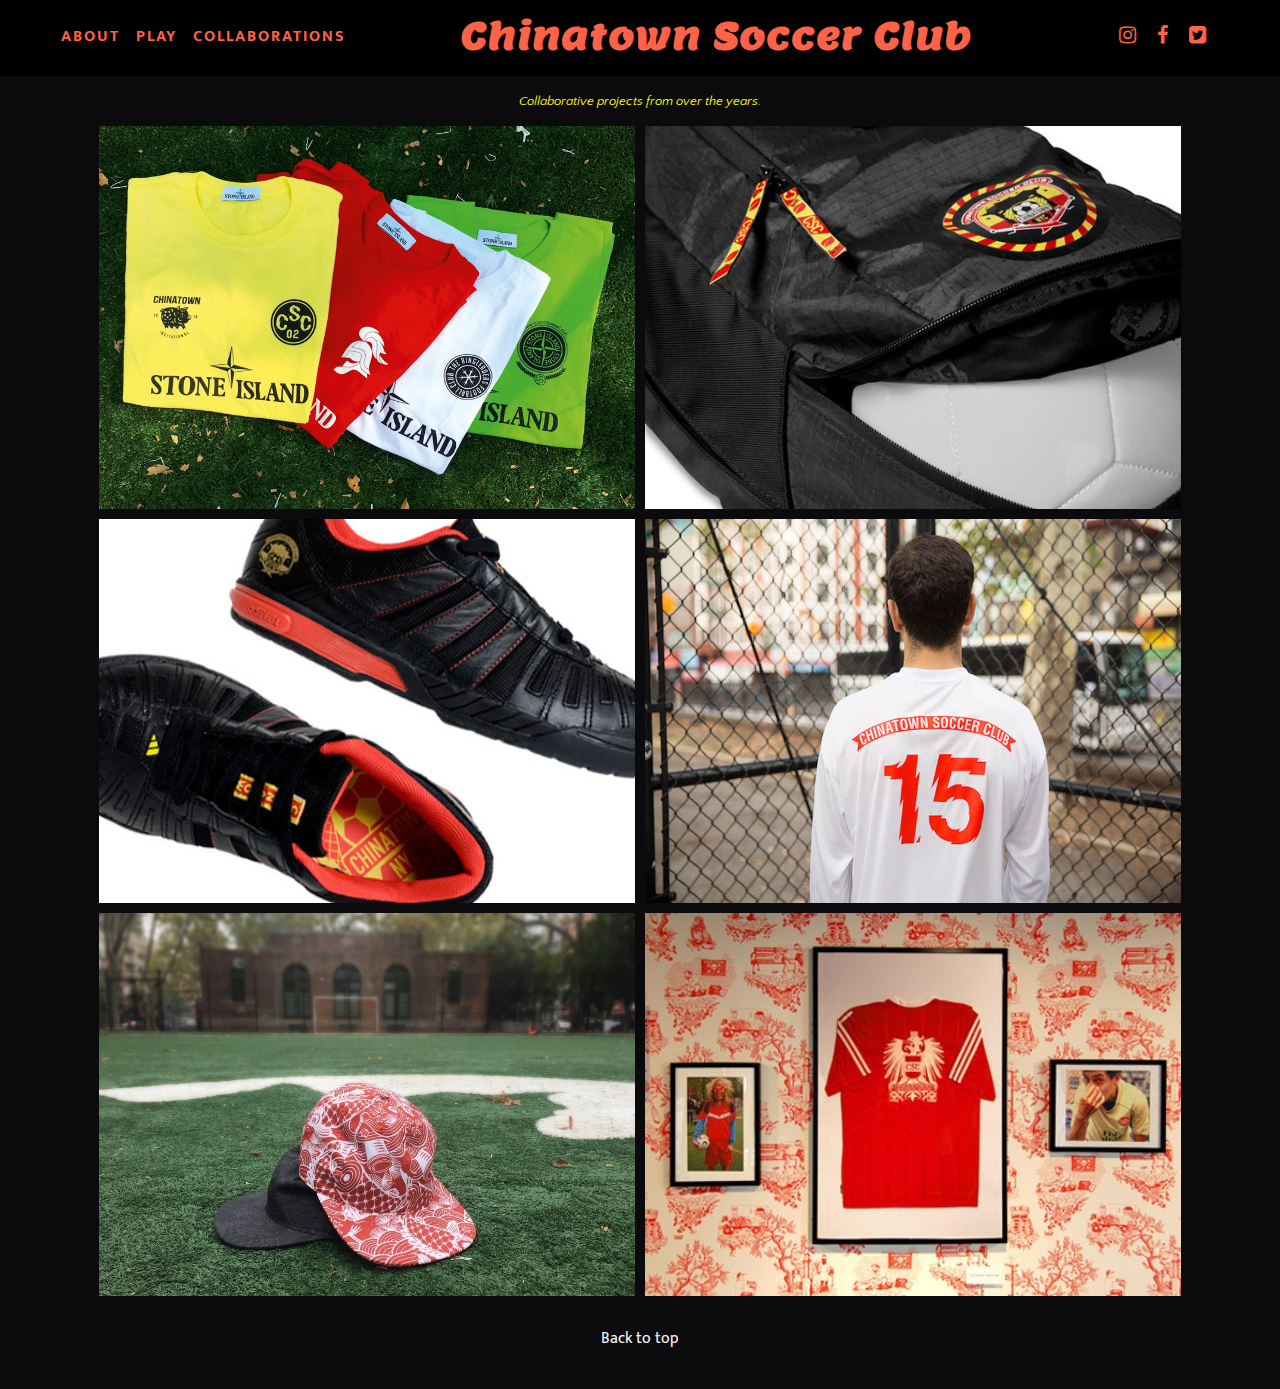
<file: collaborations.html>
<!DOCTYPE html>
<html lang="en">
<head>
    <meta charset="UTF-8">
    <meta name="viewport" content="width=device-width, initial-scale=1.0">
    <title>Collaborations</title>
    <link rel="stylesheet" href="css/styles.css">
    <link href="https://fonts.googleapis.com/css2?family=Quattrocento+Sans&display=swap" rel="stylesheet">
    <link href="https://fonts.googleapis.com/css2?family=Lemon&family=Mukta:wght@500&display=swap" rel="stylesheet">
    <link rel="stylesheet" href="https://cdnjs.cloudflare.com/ajax/libs/font-awesome/4.7.0/css/font-awesome.min.css">
</head>
<body>
    <nav class="top-container">
        <div class="menu">
         <ul class="nav-links">
          <li><a class="bar" href="about.html">ABOUT</a></li>
          <li><a class="bar" href="play.html">PLAY</a></li>
          <li><a class="bar" href="collaborations.html">COLLABORATIONS</a></li>
         </ul>
        </div>
        <div class="title">
          <a class="homebutton" href="index.html">
             <h1>Chinatown Soccer Club</h1>
          </a>
         </div>
         <div class="burger">
             <div class="line1"></div>
             <div class="line2"></div>
             <div class="line3"></div>
         </div>
         <div class="social-media">
          <ul class="nav-links1">
           <li><a class="bar1" href="https://www.instagram.com/cscnyc/?hl=en"><i class="fa fa-instagram"></i></a></li>
           <li><a class="bar1" href="https://www.facebook.com/chinatownsoccerclub/"><i class="fa fa-facebook"></i></a></li>
           <li><a class="bar1" href="https://twitter.com/cscnyc?lang=en"><i class="fa fa-twitter-square"></i></a></li>
          </ul>
         </div>
         </nav>
<br>
<a href="top"></a>
         <div class="top-text">
             <em><p id="p-collab">Collaborative projects from over the years.</p></em>
         </div>

         <div class="main-container">
             <div class="box1">
                 <a href="https://vimeo.com/180634692"><img class="img-grid" src="images/stoneisland.jpg" alt="stoneisland">
                <div class="overlay">
                    <h2>STONE ISLAND</h2>
                    <p>The Chinatown Invitational</p>
                </div>
                </a>
             </div>
             <div class="box2">
                 <a href="https://www.youtube.com/watch?v=pN4_BEsF-6w"><img class="img-grid" src="images/incase.jpg" alt="">
                 <div class="overlay">
                     <h2>INCASE</h2>
                     <p>15 Years of Chinatown Soccer Club</p>
                 </div>
                </a>
             </div>
             <div class="box3">
                 <a href="#"><img class="img-grid" src="images/adidas.jpg" alt="">
                    <div class="overlay">
                        <h2>ADIDAS</h2>
                        <p>Chinatown 2010</p>
                    </div>
                </a>
             </div>
             <div class="box4">
                 <a href="#"><img class="img-grid" src="images/chrystiecsc.jpg" alt="">
                    <div class="overlay">
                        <h2>CHRYSTIE NYC</h2>
                        <p>CSC 15th Anniversary Collection</p>
                    </div>
                </a>
             </div>
             <div class="box5">
                <a href="https://cargocollective.com/DFgamma/CSC-x-FAIRENDS"><img class="img-grid" src="images/cscfairends.jpeg" alt="">
                   <div class="overlay">
                       <h2>FairEnds</h2>
                       <p>Dan Funderburgh 2016</p>
                   </div>
               </a>
            </div>
            <div class="box6">
                <a href="#"><img class="img-grid" src="images/wallpapercsc.jpg" alt="">
                   <div class="overlay">
                       <h2>Flavor Paper</h2>
                       <p>European Champions Exhibition 2008</p>
                   </div>
               </a>
            </div>
          </div>
          <footer id="collab-footer">
              <a href="#top">Back to top</a>
          </footer>
    <script src="app.js"></script>
</body>
</html>
</file>
<file: css/styles.css>
/************************ nav css for all pages *********************/

body {
    margin: auto;
    width: 100vw;
    background-color: #0b0b0d;
}

*{
    margin: 0px;
    padding: 0px;
    box-sizing: border-box;
}

a {
    text-decoration: none;
    color: whitesmoke;
}
p {
    font-family: 'Quattrocento Sans', sans-serif;
}

nav {
    display: flex;
    justify-content: space-around;
    align-items: center;
    min-height: 8vh;
    font-family: 'Mukta', sans-serif;
    opacity: 1;
    color: white;
    padding-top: 12px;
    padding-bottom: 16px;
    padding-left: auto;
    padding-right: auto;
    background-color: black;
}

h1 {
    font-family: 'Lemon', cursive;
    color: tomato;
    letter-spacing: 1px;
    font-size: 2.3rem;
    text-align: center;
    align-items: center;
    opacity: 1;
}


.nav-links {
    display: flex;
    justify-content: space-around;
    margin-left: auto;
}

.nav-links a{
    text-decoration: none;
    letter-spacing: 2px;
    font-weight: bold;
    font-size: 1rem;
}


.nav-links li {
    list-style: none;
}

.nav-links1 li {
    list-style: none;
}

.nav-links1 {
    display: flex;
    justify-content: space-around;
}

i:hover {
    transform: scale(1.6);
    transition: ease .3s;
    color: yellow;
}

.title {
    margin-right: 30px;
}

.social-media {
    margin-right: 10px;
}

.bar {
    padding: 8px;
    color:tomato;
}

.bar:hover {
    color: yellow;
}

.bar1 {
    padding: 10px;
    font-size: 20px;
    color: tomato;
}


.burger div {
    width: 15px;
    height: 2.5px;
    background-color: tomato;
    margin: 3px;
    display: flex;
    cursor: pointer;
    transition: all 0.3s ease;
}

.burger {
    display: none;
}

@media screen and (max-width:768px) {

    body {
        overflow-x: hidden;
    }

.nav-links {
    position: absolute;
    right: 0px;
    height: 92vh;
    top: 14vh;
    background-color: black;
    opacity: ;
    display: flex;
    flex-direction: column;
    align-items: center;
    width: 50%;
    transform: translateX(100%);
    transition: 0.5s ease-in;
}

.nav-links li {
    opacity: 0;
}

.burger {
    display: block;
    color: tomato;
}

}

.nav-active {
    transform: translateX(0%);
}

@keyframes navLinkFade {
    from{
        opacity: 0;
        transform: translateX(50px);
    }
    to {
        opacity: 1;
        transform: translateX(0px);
    }
}

.toggle .line1{
   transform: rotate(-180deg) translate(12px, 14px);
}
.toggle .line2{
    opacity: 0;
}
.toggle .line3{
    transform: rotate(180deg) translate(-12px, -14px);
}

#index-footer {
    margin-top: 10px;
    margin-bottom: 30px;
}

#badge {
    height: 150px;
    width: 1250px;
    padding: 10px;
}

/*********************Play Page***************/

h2 {
    margin: auto;
    text-align: center;
    left: 8%;
    font-family: 'Mukta', sans-serif;
    font-size: 4rem;
    color: yellow;
    letter-spacing: 10px;
}

.text-container {
    margin: auto;
    text-align: center;
}

span {
    color: #ffffff;
    font-size: 4.7rem;
    font-weight: bolder;
    font-family: 'Mukta', sans-serif;
    letter-spacing: 10px;
    animation: light 3s infinite;
    margin: auto;
}

@keyframes light{
    0%, 20%{
        color: #f7ff56;
        text-shadow: 0 0 10px yellow;
    }
    40%{
        color: #c81912;
        text-shadow: 0 0 10px red;
    }
    60%{
        color: #f7ff56;
        text-shadow: 0 0 10px yellow;
    }
    80%{
        color: #c81912;
        text-shadow: 0 0 10px red;
    }
    100%{
        color: #f7ff56;
        text-shadow: 0 0 10px yellow;
    }
}

span:nth-child(1){animation-delay: .25s;}
span:nth-child(2){animation-delay: .5s;}
span:nth-child(3){animation-delay: .75s;}
span:nth-child(4){animation-delay: 1s;}

/********* ABOUT PAGE ********/

.about-main-container {
    margin-top: 0px;
    display: flex;
}

.text-about-box-heading {
    width: 70%;
    margin: auto;
    z-index: 2;
    position: relative;
    left: 15%;
    top: 1%;
}

.text-about-box-content {
    width: 55%;
    margin: auto;
    text-align: left;
    position: relative;
    left: 4%;
}


.image-stack {
    display: grid;
    grid-template-columns: repeat(6, 1fr);
    position: relative;
    margin-right: 0px;
}

#image-stack-item-top {
    grid-column: 1 / span 3;
    grid-row: 1;
    padding-top: 89%;
    z-index: 1;
}

#image-stack-item-bottom {
    grid-column: 4 / -1;
    grid-row: 1;
}

#imgstack1 {
    height: 600px;
    width: 675px;
}

#imgstack2 {
    height: 600px;
    width: 750px;
}

#h2-about {
    padding-bottom: 5px;
    font-size: 8rem;
}

#p-about {
    letter-spacing: 0.7px;
    line-height: 23px;
    padding-bottom: 18px;
    font-size: 14px;
    text-align: left;
}

#p-about1 {
    letter-spacing: 0.7px;
    line-height: 23px;
    font-size: 14px;
    text-align: left;
    padding-bottom: 15px;
}

#p-about2 {
    letter-spacing: 0.7px;
    line-height: 23px;
    font-size: 14px;
    text-align: left;
}


.image-carousel-container {
    position: relative;
    border: 1.5px solid black;
    overflow: hidden;
    position: relative;
    background-color: chartreuse;
}

.image-carousel {
    display: flex;
    width: 100%;
    height: 430px;
}

.image-carousel img {
    width: 100%;
}

#prevBtn {
    position: absolute;
    top: 50%;
    z-index: 10;
    left: 5%;
    font-size: 30px;
    color: white;
    opacity: 0.9;
    cursor: pointer;
}

#nextBtn {
    position: absolute;
    top: 50%;
    z-index: 10;
    right: 5%;
    font-size: 30px;
    color: white;
    opacity: 0.9;
    cursor: pointer;
}



/*************collab page ********************/

.main-container {
    width: 93%;
    margin: auto;
    justify-content: center;
    display: grid;
    grid-template-columns: 45% 45%;
    grid-template-rows: 33% 33% 33%;
    column-gap: 10px;
    row-gap: 10px;
    padding-top: 18px;
}

.img-grid {
    width: 100%;
    height: 100%;
}

.box1{
    position: relative;
}

.box2 {
    position: relative;
}

.box3 {
    position: relative;
}

.box4 {
    position: relative;
}

.box5 {
    position: relative;
}

.box6 {
    position: relative;
}

.overlay {
    background-color: rgba(207, 0, 15, .8);
    height: 100%;
    width: 100%;
    opacity: 0;
    top: 0;
    left: 0;
    position: absolute;
    padding: 70px;
    transition: opacity .5s;
}



.overlay:hover {
    opacity: 1;
    transition: opacity .5s;
}



p {
    color: yellow;
    margin: auto;
    text-align: center;
}

#p-collab {
        color: yellow;
        margin: auto;
        text-align: center;
        font-size: small;
}


/*************** HOME AND ABOUT styling **************/

.video-container {
    z-index: 0;
    overflow: hidden;
    height: 100vh;
    position: relative;
}

video {
    height: 100vh;
}

#text-overlay {
    z-index: 1;
    position: absolute;
    top: 29%;
    left: 5%;
    width: 90%;
}

#h2-1 {
    margin: auto;
    text-align: center;
    font-family: 'Mukta', sans-serif;
    color: yellow;
    font-size: 4rem;
    letter-spacing: 10px;
}

#p1 {
    margin: auto;
    text-align: center;
    font-family: 'Mukta', sans-serif;
    color: yellow;
    font-size: 1rem;
    letter-spacing: 2px;
}

.main-container p {
        color: yellow;
        margin: auto;
        text-align: center;
}

footer {
    margin: auto;
    text-align: center;
    padding: 7px;
}

li {
    display: inline-block;
    font-family: 'Mukta', sans-serif;
    margin: auto;
    text-align: center;
    letter-spacing: 1px;
}

#collab-footer {
    margin: auto;
    font-family: 'Mukta', sans-serif;
    color: yellow;
    margin-top: 30px;
    margin-bottom: 30px;
}
</file>
